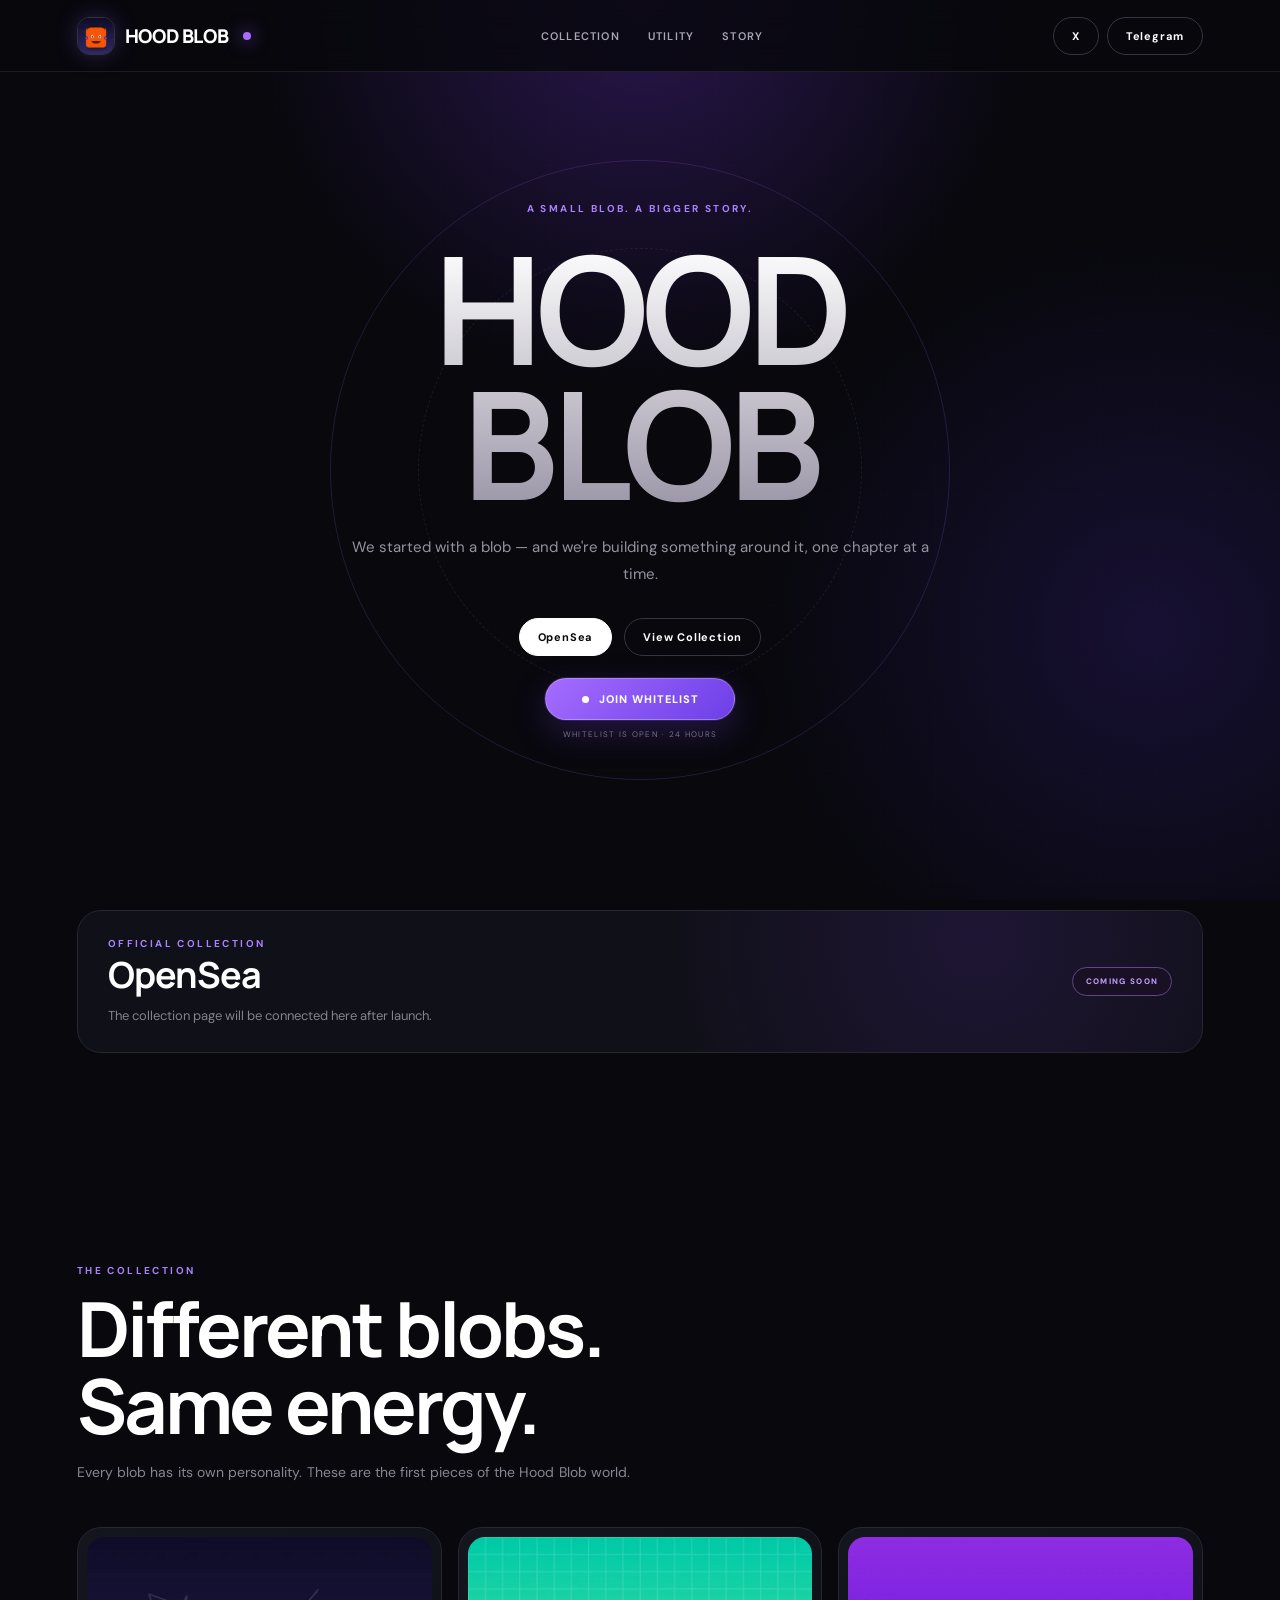
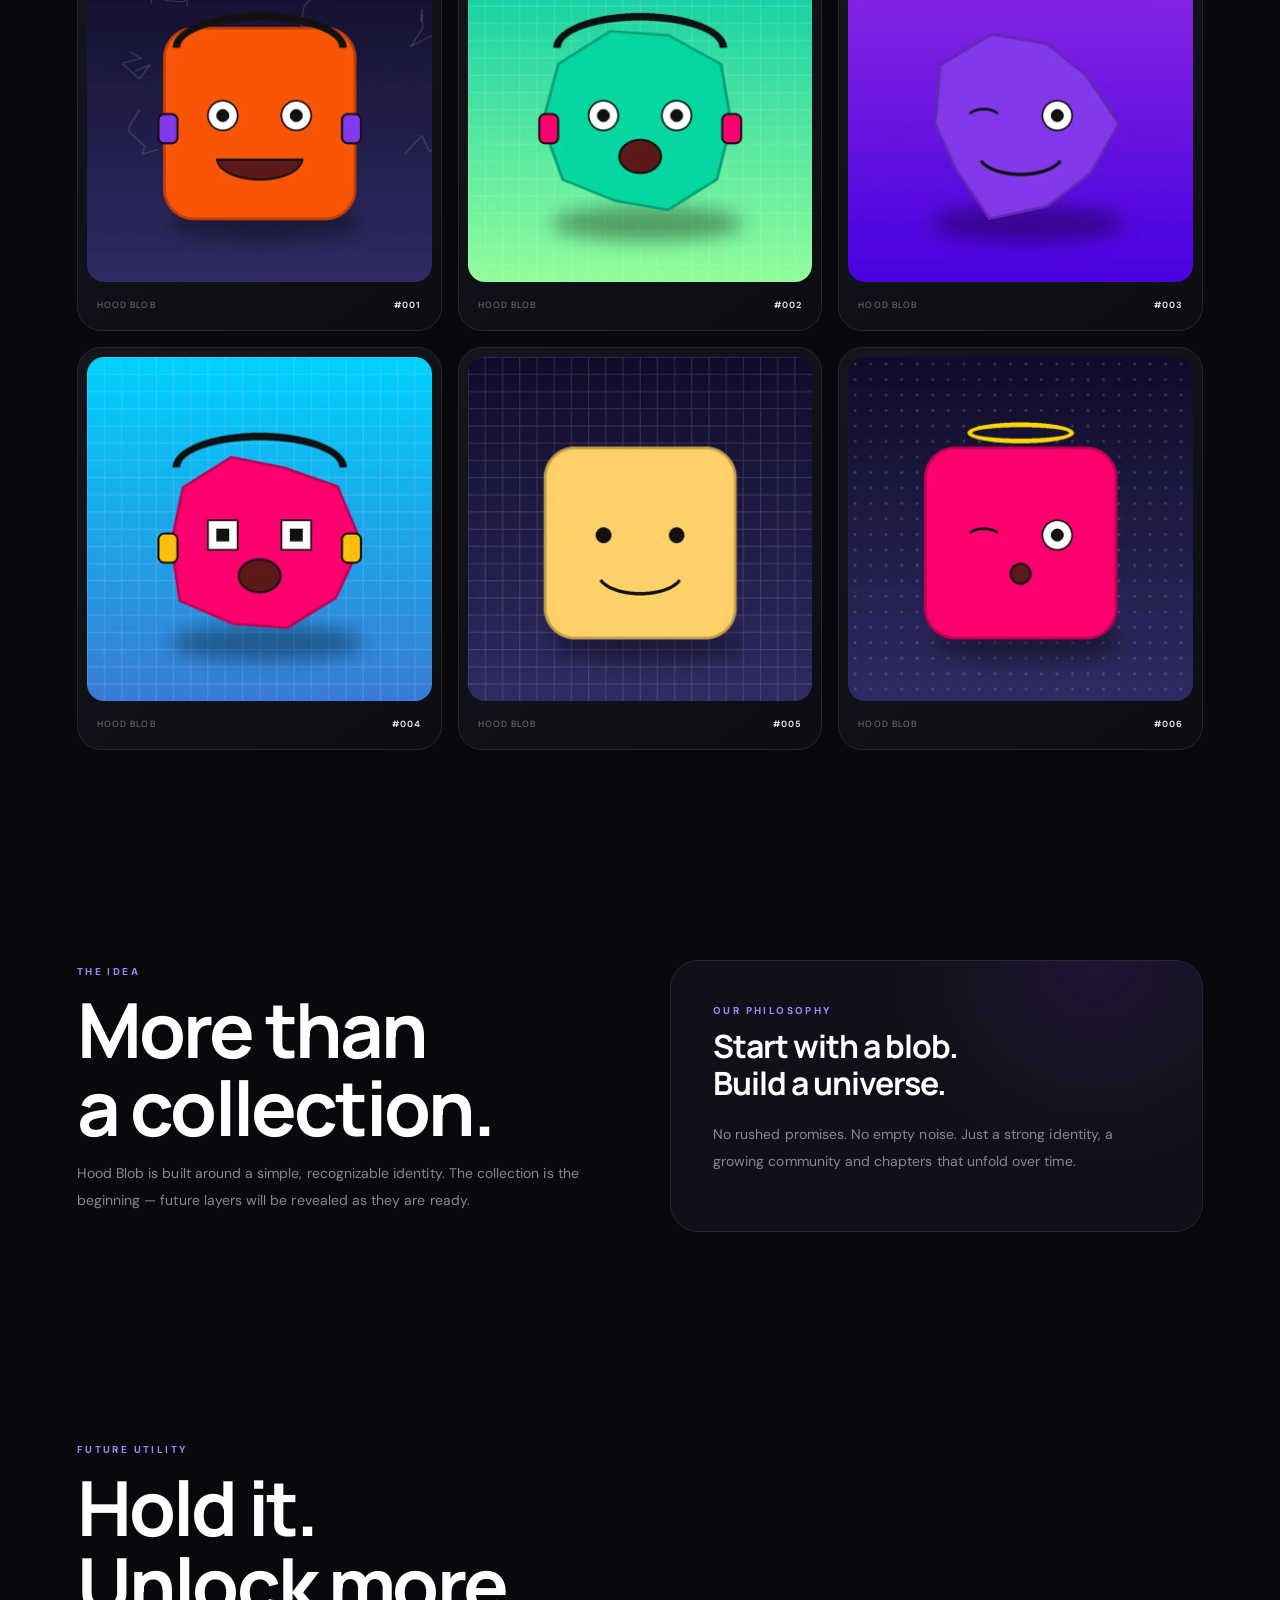
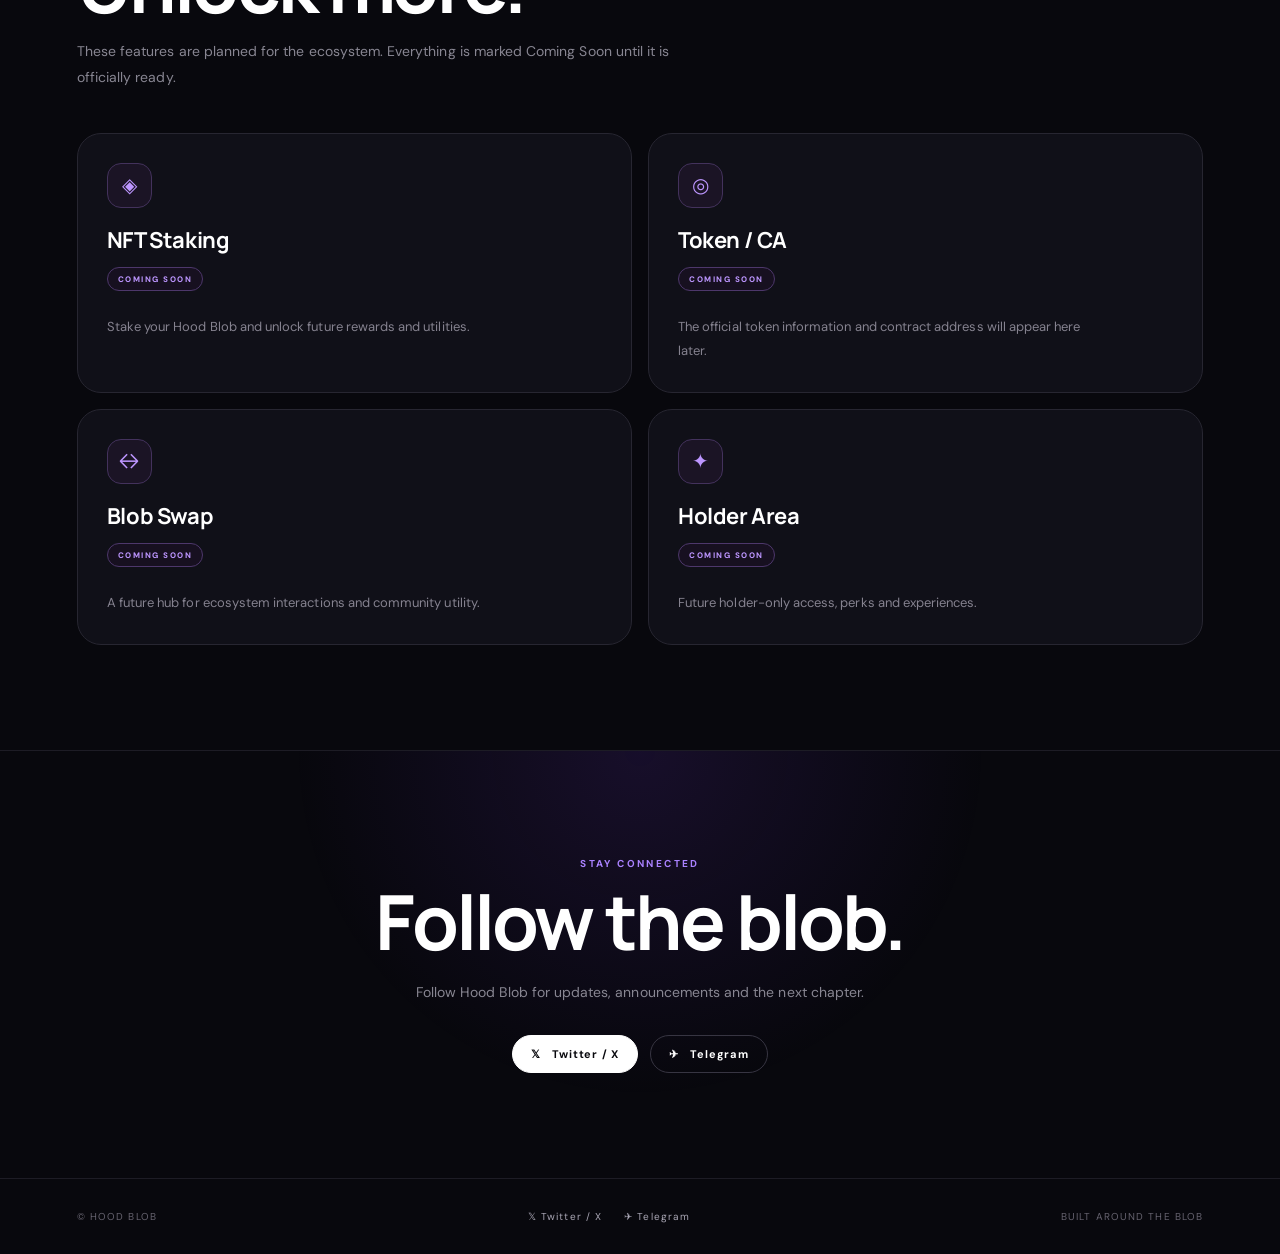
<file: hood_blob_WHITELIST_FINAL.html>
<!doctype html>
<html lang="en">
<head>
<meta charset="utf-8">
<meta name="viewport" content="width=device-width,initial-scale=1">
<title>HOOD BLOB</title>
<link rel="preconnect" href="https://fonts.googleapis.com">
<link rel="preconnect" href="https://fonts.gstatic.com" crossorigin>
<link href="https://fonts.googleapis.com/css2?family=DM+Sans:wght@400;500;600;700&family=Manrope:wght@400;500;600;700;800&display=swap" rel="stylesheet">
<style>
:root{--bg:#08080d;--panel:#101018;--line:#272631;--muted:#92909e;--purple:#a56cff}
*{box-sizing:border-box}
html{scroll-behavior:smooth}
body{margin:0;background:var(--bg);color:#fff;font-family:"DM Sans",Inter,"Segoe UI",Helvetica,Arial,sans-serif;font-weight:400;letter-spacing:0}
body:before{content:"";position:fixed;inset:0;z-index:-2;background:
radial-gradient(circle at 50% 0,#29164d 0,transparent 35%),
radial-gradient(circle at 90% 70%,#171033 0,transparent 30%),#08080d}
body:after{content:"";position:fixed;inset:0;z-index:-1;pointer-events:none;opacity:.22;
background-image:linear-gradient(rgba(255,255,255,.035) 1px,transparent 1px),linear-gradient(90deg,rgba(255,255,255,.035) 1px,transparent 1px);
background-size:55px 55px}
a{text-decoration:none;color:inherit}
nav{height:72px;position:fixed;top:0;left:0;right:0;z-index:10;display:flex;align-items:center;justify-content:space-between;padding:0 6%;
background:rgba(8,8,13,.82);backdrop-filter:blur(15px);border-bottom:1px solid rgba(255,255,255,.08)}
.logo{display:flex;align-items:center;gap:11px;font-size:19px;font-family:"Manrope","DM Sans",sans-serif;font-weight:800;letter-spacing:-.4px}.logo img{width:38px;height:38px;border-radius:12px;object-fit:cover;border:1px solid rgba(255,255,255,.18);box-shadow:0 0 22px rgba(165,108,255,.25)}.dot{display:inline-block;width:8px;height:8px;background:#a56cff;border-radius:50%;margin-left:5px;box-shadow:0 0 18px #a56cff}
.links{display:flex;gap:30px;align-items:center;font-size:11px;color:#aaa7b5;text-transform:uppercase;letter-spacing:1.2px;font-weight:600}
.links a:hover{color:#fff}
.navbtn,.btn{border:1px solid #373542;border-radius:999px;padding:11px 18px;font-size:11px;font-weight:700;letter-spacing:.8px;white-space:nowrap}
.hero{min-height:100vh;display:flex;align-items:center;justify-content:center;text-align:center;padding:110px 20px 70px;position:relative;overflow:hidden}
.orbit{position:absolute;width:min(75vw,620px);height:min(75vw,620px);border:1px solid rgba(165,108,255,.18);border-radius:50%;animation:rotate 24s linear infinite}
.orbit:after{content:"";position:absolute;inset:14%;border:1px dashed rgba(255,255,255,.08);border-radius:50%}
.hero-content{max-width:850px;position:relative}
.kicker{color:#aa82ff;font-size:10px;font-weight:700;letter-spacing:2.4px;text-transform:uppercase;line-height:1.5}
h1{font-family:"Manrope","DM Sans",sans-serif;font-size:clamp(65px,14vw,150px);line-height:.9;letter-spacing:-6px;margin:24px 0;background:linear-gradient(#fff,#9b96a7);-webkit-background-clip:text;color:transparent}
.hero p{max-width:600px;margin:0 auto;color:#96939f;line-height:1.8;font-size:15px}
.actions{display:flex;justify-content:center;gap:12px;margin-top:30px}
.btn.primary{background:#fff;color:#08080d;border-color:#fff}
.btn:hover,.navbtn:hover{transform:translateY(-2px);border-color:#8e63cc}
section{padding:105px 6%}
.head{max-width:720px;margin-bottom:42px}
h2{font-family:"Manrope","DM Sans",sans-serif;font-size:clamp(40px,7vw,76px);line-height:1.02;letter-spacing:-2.8px;margin:12px 0}
.muted{color:#888692;line-height:1.9;font-size:14px;letter-spacing:.05px}
.grid{display:grid;grid-template-columns:repeat(3,1fr);gap:16px}
.card{background:linear-gradient(145deg,#15151e,#0d0d13);border:1px solid var(--line);border-radius:24px;padding:9px;transition:.3s}
.card:hover{transform:translateY(-7px);border-color:#68449d;box-shadow:0 25px 60px #0008}
.card img{width:100%;aspect-ratio:1;object-fit:cover;border-radius:17px;display:block}
.card-info{display:flex;justify-content:space-between;align-items:center;gap:18px;padding:16px 10px 8px;font-size:9px;letter-spacing:1.1px;color:#777481;line-height:1.6}.card-info span,.card-info b{white-space:nowrap}
.card-info b{color:#ddd}
.story{display:grid;grid-template-columns:1fr 1fr;gap:60px;align-items:center}
.panel{background:radial-gradient(circle at 80% 0,#5d2ba533,transparent 40%),#101018;border:1px solid var(--line);border-radius:28px;padding:42px}
.panel h3{font-family:"Manrope","DM Sans",sans-serif;font-size:32px;line-height:1.15;letter-spacing:-1px;margin:10px 0 20px}
.features{display:grid;grid-template-columns:repeat(2,1fr);gap:16px}
.feature{background:#101018;border:1px solid var(--line);border-radius:24px;padding:29px;min-height:150px;transition:.3s}
.feature:hover{border-color:#68449d;transform:translateY(-4px)}
.icon{width:45px;height:45px;border-radius:14px;background:#1b1425;border:1px solid #43325c;display:grid;place-items:center;color:#bd96ff;font-size:20px}
.feature h3{font-family:"Manrope","DM Sans",sans-serif;font-size:22px;margin:18px 0 11px;letter-spacing:-.4px;line-height:1.28}.feature .badge{margin-bottom:12px}
.feature p{color:#85828f;line-height:1.85;font-size:13px;margin:12px 0 0;max-width:42ch;letter-spacing:.05px}
.badge{display:inline-block;margin-top:0;border:1px solid #4d376b;color:#bd96ff;background:#171020;padding:7px 10px;border-radius:999px;font-size:8px;letter-spacing:1.5px;font-weight:800;line-height:1}
.opensea{padding-top:10px}
.openbox{border:1px solid var(--line);border-radius:24px;padding:25px 30px;gap:28px;display:flex;align-items:center;justify-content:space-between;background:radial-gradient(circle at 80% 20%,#7c3aed22,transparent 35%),#101018}
.openbox h2{font-family:"Manrope","DM Sans",sans-serif;font-size:34px;line-height:1.1;letter-spacing:-1px;margin:4px 0}
.openbox p{margin:10px 0 0;color:#85828f;font-size:13px;line-height:1.7;max-width:520px}
.bigbadge{border:1px solid #60458a;background:#191123;color:#c29cff;border-radius:999px;padding:9px 13px;font-size:8px;font-weight:800;letter-spacing:1.3px;line-height:1.2;white-space:nowrap}
.cta{text-align:center;border-top:1px solid #1d1c25;border-bottom:1px solid #1d1c25;background:radial-gradient(circle at 50% 0,#7c3aed22,transparent 45%)}
.cta .muted{max-width:540px;margin:18px auto}
footer{padding:30px 6%;display:flex;justify-content:space-between;align-items:center;gap:22px;color:#66636f;font-size:10px;letter-spacing:1.1px;line-height:1.5}.socials{display:flex;gap:10px;flex-wrap:wrap;justify-content:center;margin-top:24px}.socials .btn{min-width:120px;text-align:center}
@keyframes rotate{to{transform:rotate(360deg)}}
@media(max-width:800px){.links{display:none}.grid{grid-template-columns:repeat(2,1fr)}.story{grid-template-columns:1fr}.features{grid-template-columns:1fr}.openbox{gap:20px;align-items:flex-start}}
@media(max-width:520px){.logo{font-size:16px}.logo img{width:34px;height:34px}.links{gap:14px}h1{font-size:68px;letter-spacing:-3.5px;line-height:.94}h2{letter-spacing:-1.5px}section{padding:80px 5%}.grid{gap:12px}.card{padding:6px;border-radius:16px}.card img{border-radius:11px}.card-info{padding:11px 4px 5px;font-size:7px;gap:10px;letter-spacing:.7px}.actions{flex-direction:column;max-width:230px;margin-left:auto;margin-right:auto}.openbox{padding:27px;display:block}.openbox h2{font-size:43px;letter-spacing:-1.5px}.bigbadge{display:inline-block;margin-top:22px}footer{font-size:8px;gap:12px;flex-wrap:wrap}}

/* FINAL spacing polish */
.links{gap:28px}
.links a{padding:7px 0;white-space:nowrap}
.hero p{max-width:600px;padding:0 8px}
.head{padding-right:12px}
.muted{max-width:60ch}
.card-info{gap:20px}
.card-info span,.card-info b{white-space:nowrap}
.feature{overflow:hidden}
.feature h3{margin-bottom:12px}
.feature p{margin-top:12px;max-width:46ch}
.openbox{gap:30px}
.openbox h2{font-size:36px}
.openbox p{max-width:42ch}
.bigbadge{flex:none}
.cta p{padding:0 10px}
footer a{color:#aaa7b5}
footer a:hover{color:#fff}
@media(max-width:800px){
  .openbox{gap:18px}
  .links{display:none}
}

.footer-social{display:flex;gap:22px;align-items:center}
.footer-social a{color:#aaa7b5;transition:.2s;white-space:nowrap}
.footer-social a:hover{color:#fff}
@media(max-width:520px){.footer-social{gap:12px;flex-wrap:wrap}}

/* FINAL navigation polish: keep anchored sections in the correct viewport position. */
section[id], header[id]{scroll-margin-top:92px}
#opensea{scroll-margin-top:88px}
@media(max-width:520px){
  section[id], header[id]{scroll-margin-top:82px}
  #opensea{scroll-margin-top:78px}
}
.logo{gap:10px}
.logo img{flex:none}
.logo span:not(.dot){display:inline-block}

/* PREMIUM WHITELIST CTA */
.whitelist-btn{position:relative;overflow:hidden;display:inline-flex;align-items:center;justify-content:center;gap:10px;min-width:190px;padding:13px 22px;border-radius:999px;color:#fff;background:linear-gradient(135deg,#a56cff,#6d3fe7);border:1px solid rgba(255,255,255,.25);box-shadow:0 0 0 1px rgba(165,108,255,.18),0 12px 35px rgba(125,72,235,.25);font-size:11px;font-weight:800;letter-spacing:1px;text-transform:uppercase;transition:transform .25s ease,box-shadow .25s ease;isolation:isolate;}
.whitelist-btn:before{content:"";position:absolute;inset:-60% -30%;background:linear-gradient(105deg,transparent 35%,rgba(255,255,255,.5) 48%,transparent 61%);transform:translateX(-70%) rotate(8deg);transition:transform .7s ease;z-index:-1;}
.whitelist-btn:hover{transform:translateY(-3px) scale(1.015);box-shadow:0 16px 45px rgba(125,72,235,.38),0 0 30px rgba(165,108,255,.18);}
.whitelist-btn:hover:before{transform:translateX(70%) rotate(8deg);}
.whitelist-btn .pulse{width:7px;height:7px;border-radius:50%;background:#fff;box-shadow:0 0 0 0 rgba(255,255,255,.65);animation:whitelistPulse 1.8s infinite;}
.whitelist-btn.clicked{animation:whitelistClick .45s ease;}
@keyframes whitelistPulse{0%,100%{box-shadow:0 0 0 0 rgba(255,255,255,.55)}50%{box-shadow:0 0 0 7px rgba(255,255,255,0)}}
@keyframes whitelistClick{0%{transform:scale(1)}45%{transform:scale(.94)}100%{transform:scale(1)}}
.whitelist-note{display:block;margin-top:9px;color:#777481;font-size:8px;letter-spacing:1.3px;text-transform:uppercase;}
</style>
</head>
<body id="top">
<nav>
  <a class="logo" href="#top" aria-label="Hood Blob home"><img src="[data-uri]" alt="Hood Blob logo"><span>HOOD BLOB</span><span class="dot"></span></a>
  <div class="links">
    <a href="#collection">Collection</a>
    <a href="#utility">Utility</a>
    <a href="#story">Story</a>
  </div>
  <div style="display:flex;gap:8px;align-items:center">
    <a class="navbtn" href="https://x.com/hoodblob" target="_blank" rel="noopener">X</a>
    <a class="navbtn" href="https://t.me/hoodblob" target="_blank" rel="noopener">Telegram</a>
  </div>
</nav>

<header class="hero">
  <div class="orbit"></div>
  <div class="hero-content">
    <div class="kicker">A small blob. A bigger story.</div>
    <h1>HOOD<br>BLOB</h1>
    <p>We started with a blob — and we're building something around it, one chapter at a time.</p>
    <div class="actions">
      <a class="btn primary opensea-link" href="#opensea">OpenSea</a>
      <a class="btn" href="#collection">View Collection</a>
    </div>
    <div style="margin-top:22px">
      <a class="whitelist-btn" id="joinWhitelist" href="https://x.com/i/status/2089004450853933426" target="_blank" rel="noopener noreferrer" aria-label="Join Whitelist">
        <span class="pulse"></span> Join Whitelist
      </a>
      <span class="whitelist-note">Whitelist is open · 24 hours</span>
    </div>
  </div>
</header>

<section id="opensea" class="opensea">
  <div class="openbox">
    <div>
      <div class="kicker">Official collection</div>
      <h2>OpenSea</h2>
      <p>The collection page will be connected here after launch.</p>
    </div>
    <span class="bigbadge">COMING SOON</span>
  </div>
</section>

<section id="collection">
  <div class="head">
    <div class="kicker">The collection</div>
    <h2>Different blobs.<br>Same energy.</h2>
    <p class="muted">Every blob has its own personality. These are the first pieces of the Hood Blob world.</p>
  </div>
  <div class="grid"><div class="card">
      <img src="[data-uri]" alt="Hood Blob #1">
      <div class="card-info"><span>HOOD BLOB</span><b>#001</b></div>
    </div>
<div class="card">
      <img src="[data-uri]" alt="Hood Blob #2">
      <div class="card-info"><span>HOOD BLOB</span><b>#002</b></div>
    </div>
<div class="card">
      <img src="[data-uri]" alt="Hood Blob #3">
      <div class="card-info"><span>HOOD BLOB</span><b>#003</b></div>
    </div>
<div class="card">
      <img src="[data-uri]" alt="Hood Blob #4">
      <div class="card-info"><span>HOOD BLOB</span><b>#004</b></div>
    </div>
<div class="card">
      <img src="[data-uri]" alt="Hood Blob #5">
      <div class="card-info"><span>HOOD BLOB</span><b>#005</b></div>
    </div>
<div class="card">
      <img src="[data-uri]" alt="Hood Blob #6">
      <div class="card-info"><span>HOOD BLOB</span><b>#006</b></div>
    </div></div>
</section>

<section id="story">
  <div class="story">
    <div>
      <div class="kicker">The idea</div>
      <h2>More than<br>a collection.</h2>
      <p class="muted">Hood Blob is built around a simple, recognizable identity. The collection is the beginning — future layers will be revealed as they are ready.</p>
    </div>
    <div class="panel">
      <div class="kicker">Our philosophy</div>
      <h3>Start with a blob.<br>Build a universe.</h3>
      <p class="muted">No rushed promises. No empty noise. Just a strong identity, a growing community and chapters that unfold over time.</p>
    </div>
  </div>
</section>

<section id="utility">
  <div class="head">
    <div class="kicker">Future utility</div>
    <h2>Hold it.<br>Unlock more.</h2>
    <p class="muted">These features are planned for the ecosystem. Everything is marked Coming Soon until it is officially ready.</p>
  </div>
  <div class="features">
    <div class="feature"><div class="icon">◈</div><h3>NFT Staking</h3><span class="badge">COMING SOON</span><p>Stake your Hood Blob and unlock future rewards and utilities.</p></div>
    <div class="feature"><div class="icon">◎</div><h3>Token / CA</h3><span class="badge">COMING SOON</span><p>The official token information and contract address will appear here later.</p></div>
    <div class="feature"><div class="icon">↔</div><h3>Blob Swap</h3><span class="badge">COMING SOON</span><p>A future hub for ecosystem interactions and community utility.</p></div>
    <div class="feature"><div class="icon">✦</div><h3>Holder Area</h3><span class="badge">COMING SOON</span><p>Future holder-only access, perks and experiences.</p></div>
  </div>
</section>



<section class="cta">
  <div class="kicker">Stay connected</div>
  <h2>Follow the blob.</h2>
  <p class="muted">Follow Hood Blob for updates, announcements and the next chapter.</p>
  <div class="actions">
    <a class="btn primary" href="https://x.com/hoodblob" target="_blank" rel="noopener">𝕏 &nbsp; Twitter / X</a>
    <a class="btn" href="https://t.me/hoodblob" target="_blank" rel="noopener">✈ &nbsp; Telegram</a>
  </div>
</section>

<footer>
  <span>© HOOD BLOB</span>
  <div class="footer-social">
    <a href="https://x.com/hoodblob" target="_blank" rel="noopener">𝕏 Twitter / X</a>
    <a href="https://t.me/hoodblob" target="_blank" rel="noopener">✈ Telegram</a>
  </div>
  <span>BUILT AROUND THE BLOB</span>
</footer>

<script>
(function(){
  const link=document.querySelector('.opensea-link');
  const target=document.getElementById('opensea');
  if(!link||!target) return;
  link.addEventListener('click',function(e){
    e.preventDefault();
    const offset=window.innerWidth<=520 ? 78 : 88;
    const y=target.getBoundingClientRect().top + window.scrollY - offset;
    window.scrollTo({top:Math.max(0,y),behavior:'smooth'});
    history.replaceState(null,'','#opensea');
  });
})();
</script>

<script>
(function(){
  const btn = document.getElementById("joinWhitelist");
  if(!btn) return;

  btn.addEventListener("click", function(){
    btn.classList.remove("clicked");
    void btn.offsetWidth;
    btn.classList.add("clicked");
  });
})();
</script>
</body>
</html>
</file>
